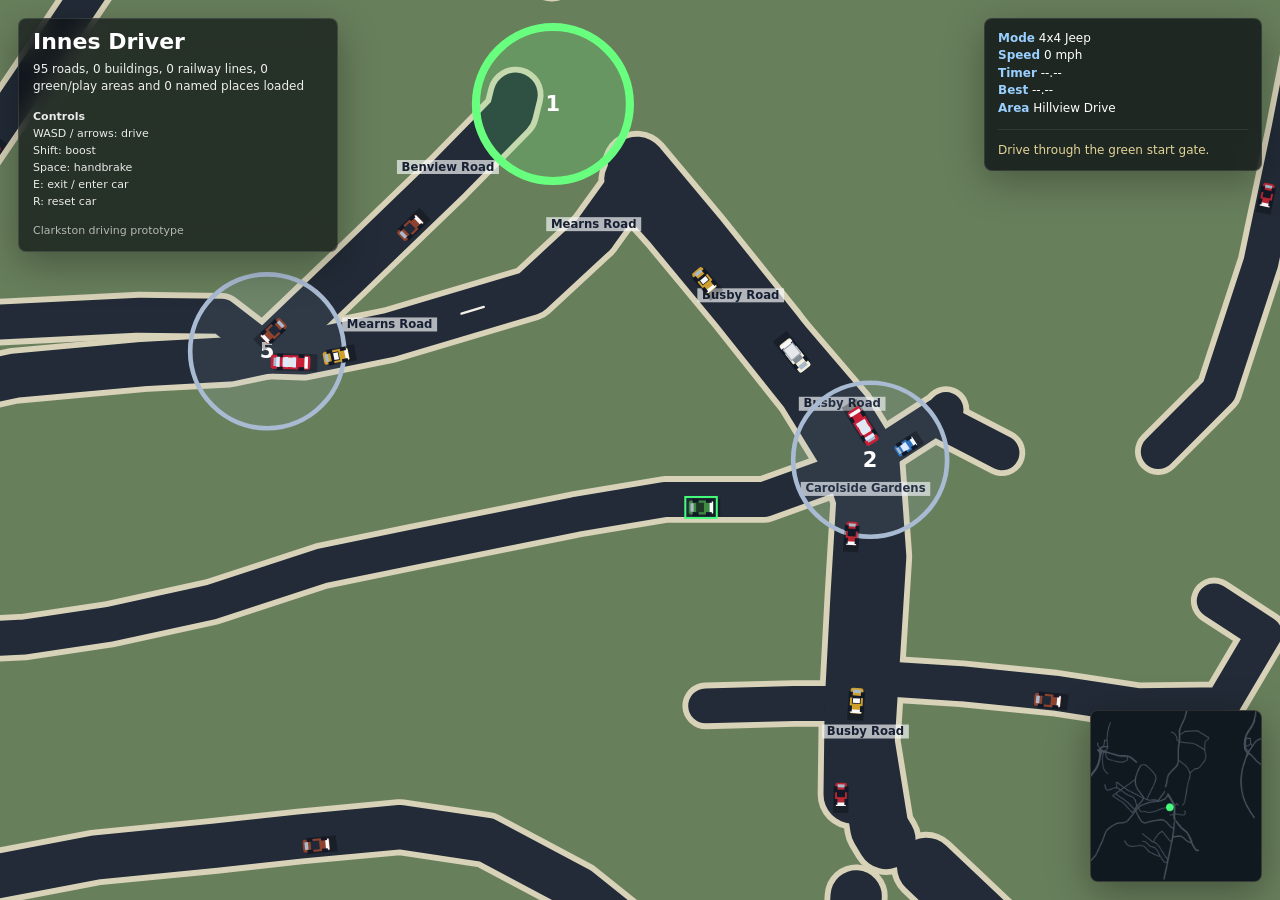
<file: index.html>
<!doctype html>
<html lang="en">
<head>
  <meta charset="utf-8" />
  <meta name="viewport" content="width=device-width, initial-scale=1" />
  <title>Innes Driver</title>
  <link rel="stylesheet" href="styles.css?v=11" />
</head>
<body>
  <div id="splash">
    <div class="splash-inner">
      <h1>Innes Driver</h1>
      <p id="loading-text">Loading Clarkston...</p>
      <div class="loading-track"><div id="loading-bar"></div></div>
    </div>
  </div>

  <div id="hud">
    <h1>Innes Driver</h1>
    <p id="status">Booting mini engine...</p>
    <div class="controls">
      <strong>Controls</strong><br>
      WASD / arrows: drive<br>
      Shift: boost<br>
      Space: handbrake<br>
      E: exit / enter car<br>
      R: reset car
    </div>
    <div class="credit">Clarkston driving prototype</div>
  </div>

  <div id="dash">
    <div><b>Mode</b> <span id="mode">Driving</span></div>
    <div><b>Speed</b> <span id="speed">0</span> mph</div>
    <div><b>Timer</b> <span id="timer">--.--</span></div>
    <div><b>Best</b> <span id="best">--.--</span></div>
    <div><b>Area</b> <span id="area">Clarkston Prototype</span></div>
    <div class="mission" id="mission">Drive through the green start gate.</div>
  </div>

  <canvas id="minimap" width="220" height="220"></canvas>
  <canvas id="game"></canvas>

  <script type="module" src="src/live-game-v6.js?v=20260529a"></script>
</body>
</html>
</file>
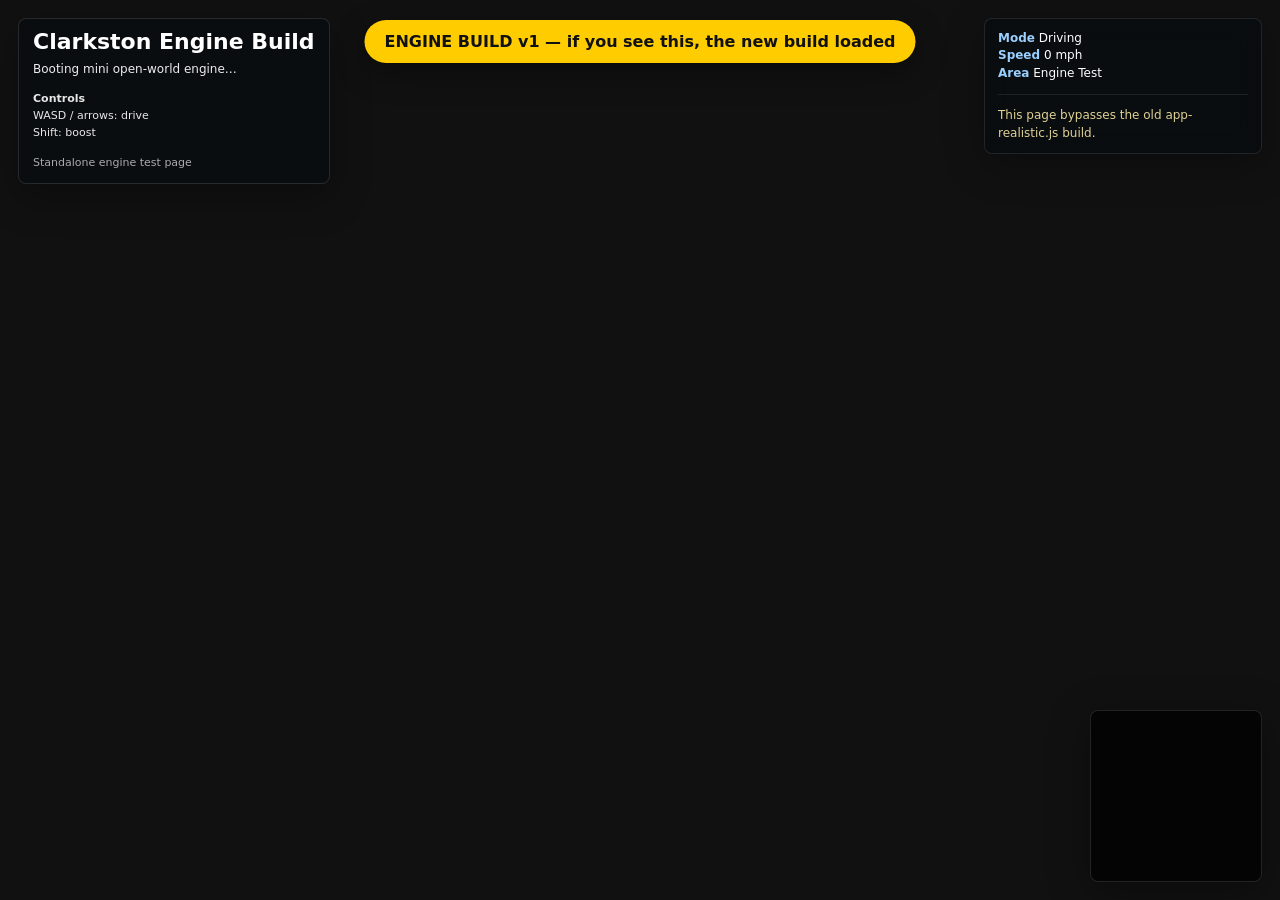
<file: engine.html>
<!doctype html>
<html lang="en">
<head>
  <meta charset="utf-8" />
  <meta name="viewport" content="width=device-width, initial-scale=1" />
  <title>Clarkston Engine Build</title>
  <link rel="stylesheet" href="styles.css?v=engine-1" />
  <style>
    #version-banner {
      position: fixed;
      left: 50%;
      top: 20px;
      transform: translateX(-50%);
      z-index: 9999;
      padding: 12px 20px;
      border-radius: 999px;
      background: #ffcc00;
      color: #111;
      font-weight: 900;
      box-shadow: 0 10px 30px rgba(0,0,0,.35);
    }
  </style>
</head>
<body>
  <div id="version-banner">ENGINE BUILD v1 — if you see this, the new build loaded</div>

  <div id="hud">
    <h1>Clarkston Engine Build</h1>
    <p id="status">Booting mini open-world engine…</p>
    <div class="controls"><strong>Controls</strong><br>WASD / arrows: drive<br>Shift: boost</div>
    <div class="credit">Standalone engine test page</div>
  </div>

  <div id="dash">
    <div><b>Mode</b> <span id="mode">Driving</span></div>
    <div><b>Speed</b> <span id="speed">0</span> mph</div>
    <div><b>Area</b> <span id="area">Engine Test</span></div>
    <div class="mission">This page bypasses the old app-realistic.js build.</div>
  </div>

  <canvas id="minimap" width="220" height="220"></canvas>
  <canvas id="game"></canvas>

  <script type="importmap">{"imports":{"three":"https://unpkg.com/three@0.165.0/build/three.module.js"}}</script>
  <script type="module" src="src/main.js?v=engine-1"></script>
</body>
</html>
</file>
<file: styles.css>
html, body {
  margin: 0;
  width: 100%;
  height: 100%;
  overflow: hidden;
  font-family: Inter, system-ui, -apple-system, BlinkMacSystemFont, "Segoe UI", sans-serif;
  background: #111;
  color: white;
}

body {
  background: #111;
}

#game {
  width: 100vw;
  height: 100vh;
  display: block;
  cursor: crosshair;
}

#splash {
  position: fixed;
  inset: 0;
  z-index: 100;
  display: grid;
  place-items: center;
  background: #111714;
  color: #f4f0e6;
}

#splash.hidden {
  opacity: 0;
  pointer-events: none;
  transition: opacity .35s ease;
}

.splash-inner {
  width: min(420px, calc(100vw - 44px));
}

.splash-inner h1 {
  margin: 0 0 12px;
  font-size: 42px;
  letter-spacing: 0;
}

.splash-inner p {
  margin: 0 0 18px;
  color: #b8c2b1;
  font-size: 14px;
}

.loading-track {
  height: 10px;
  overflow: hidden;
  border-radius: 999px;
  background: #2f3933;
  border: 1px solid rgba(255,255,255,.12);
}

#loading-bar {
  width: 8%;
  height: 100%;
  border-radius: inherit;
  background: #76d66d;
  transition: width .25s ease;
}

#hud {
  position: fixed;
  z-index: 20;
  top: 18px;
  left: 18px;
  max-width: 290px;
  padding: 12px 14px;
  background: rgba(8, 12, 16, 0.68);
  border: 1px solid rgba(255,255,255,0.12);
  border-radius: 8px;
  backdrop-filter: blur(12px);
  box-shadow: 0 12px 40px rgba(0,0,0,.32);
}

#hud h1 {
  margin: 0 0 8px;
  font-size: 22px;
  line-height: 1;
}

#hud p {
  margin: 0 0 12px;
  font-size: 12px;
  line-height: 1.45;
  opacity: .92;
}

.controls, .credit {
  font-size: 11px;
  line-height: 1.55;
  opacity: .9;
}

.credit {
  margin-top: 12px;
  opacity: .65;
}

#dash {
  position: fixed;
  right: 18px;
  top: 18px;
  z-index: 30;
  width: 250px;
  padding: 11px 13px;
  border-radius: 8px;
  background: rgba(8,12,16,.76);
  border: 1px solid rgba(255,255,255,.1);
  backdrop-filter: blur(12px);
  box-shadow: 0 10px 40px rgba(0,0,0,.3);
  font-size: 12px;
  line-height: 1.45;
}

#dash b {
  color: #9ad0ff;
}

.mission {
  margin-top: 12px;
  padding-top: 12px;
  border-top: 1px solid rgba(255,255,255,.1);
  opacity: .9;
  color: #f7e7a3;
}

#minimap {
  position: fixed;
  right: 18px;
  bottom: 18px;
  width: 170px;
  height: 170px;
  border-radius: 8px;
  overflow: hidden;
  z-index: 25;
  background: rgba(0,0,0,.72);
  border: 1px solid rgba(255,255,255,.12);
  backdrop-filter: blur(8px);
  box-shadow: 0 10px 40px rgba(0,0,0,.35);
}

@media (max-width: 720px) {
  #hud {
    top: 10px;
    left: 10px;
    right: 10px;
    max-width: none;
    padding: 12px 14px;
  }

  #hud h1 {
    font-size: 22px;
  }

  #dash {
    top: auto;
    left: 10px;
    right: 10px;
    bottom: 10px;
    width: auto;
  }

  #minimap {
    right: 10px;
    bottom: 160px;
    width: 150px;
    height: 150px;
  }
}
</file>
